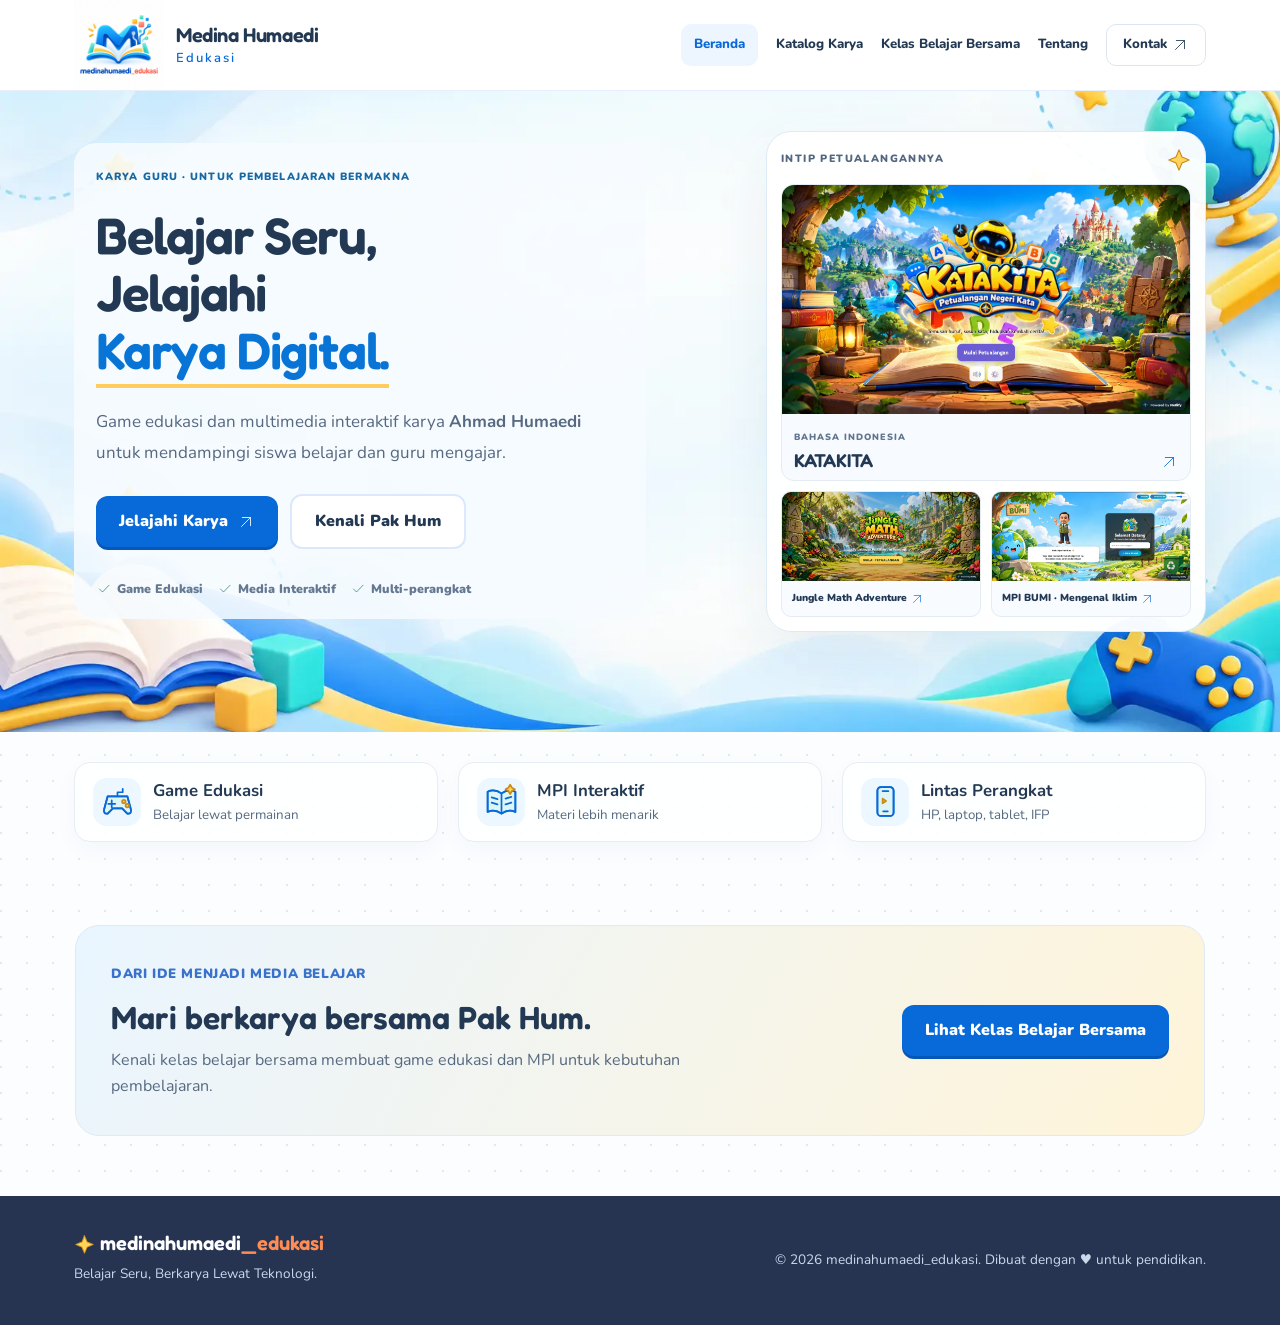
<file: index.html>
<!DOCTYPE html>
<html lang="id">
<head>
  <meta charset="UTF-8"><meta name="viewport" content="width=device-width, initial-scale=1">
  <meta name="theme-color" content="#4f8dfd">
  <meta name="description" content="Portofolio karya Ahmad Humaedi, guru SDN Pangadegan II: game edukasi dan multimedia pembelajaran interaktif untuk belajar bersama.">
  <title>Beranda | Medina Humaedi Edukasi</title>
  <link rel="preconnect" href="https://fonts.googleapis.com"><link rel="preconnect" href="https://fonts.gstatic.com" crossorigin>
  <link href="https://fonts.googleapis.com/css2?family=Fredoka:wght@400;500;600;700&family=Nunito:wght@400;500;600;700;800&display=swap" rel="stylesheet">
  <link rel="icon" type="image/png" sizes="200x200" href="assets/logo/favicon.png">
  <link rel="apple-touch-icon" href="assets/logo/favicon.png">
  <link rel="preload" as="image" href="assets/images/background/background-utama.webp">
  <link rel="stylesheet" href="assets/css/style.css">
  
<script defer src="assets/js/common.js"></script></head>
<body class="home-page">
  <a class="skip" href="#main">Lewati ke konten</a>
  <header class="header" id="atas"><div class="container nav">
    <a class="brand" href="index.html" aria-label="Medina Humaedi Edukasi, ke beranda">
      <img class="brand-logo" src="assets/logo/logo-utama.png" alt="" width="200" height="200">
      <span class="brand-name">Medina Humaedi<small>Edukasi</small></span>
    </a>
    <button class="menu-toggle" id="menuToggle" aria-label="Buka menu" aria-expanded="false" aria-controls="navLinks"><svg class="ui-icon icon-menu" viewBox="0 0 64 64" aria-hidden="true" focusable="false"><path d="M10 16h44M10 32h44M10 48h44"/></svg></button>
    <nav class="links" id="navLinks" aria-label="Navigasi utama"><a href="index.html" aria-current="page">Beranda</a><a href="katalog.html">Katalog Karya</a><a href="kelas.html">Kelas Belajar Bersama</a><a href="tentang.html">Tentang</a><a href="kontak.html" class="nav-cta">Kontak <svg class="ui-icon icon-arrow" viewBox="0 0 64 64" aria-hidden="true" focusable="false"><path d="M16 48 48 16M19 16h29v29"/></svg></a></nav>
  </div></header>
  <main id="main"><section id="beranda" class="hero"><div class="container hero-grid"><div class="hero-copy">
    <span class="eyebrow">KARYA GURU · UNTUK PEMBELAJARAN BERMAKNA</span>
    <h1>Belajar Seru,<br>Jelajahi<br><span class="highlight">Karya Digital.</span></h1>
    <p>Game edukasi dan multimedia interaktif karya <strong>Ahmad Humaedi</strong> untuk mendampingi siswa belajar dan guru mengajar.</p>
    <div class="hero-actions"><a href="katalog.html" class="button primary">Jelajahi Karya <svg class="ui-icon icon-arrow" viewBox="0 0 64 64" aria-hidden="true" focusable="false"><path d="M16 48 48 16M19 16h29v29"/></svg></a><a href="tentang.html" class="button secondary">Kenali Pak Hum</a></div>
    <div class="hero-meta"><span><svg class="ui-icon icon-check" viewBox="0 0 64 64" aria-hidden="true" focusable="false"><path d="m14 32 12 12 26-27"/></svg> Game Edukasi</span><span><svg class="ui-icon icon-check" viewBox="0 0 64 64" aria-hidden="true" focusable="false"><path d="m14 32 12 12 26-27"/></svg> Media Interaktif</span><span><svg class="ui-icon icon-check" viewBox="0 0 64 64" aria-hidden="true" focusable="false"><path d="m14 32 12 12 26-27"/></svg> Multi-perangkat</span></div>
  </div><div class="hero-showcase" aria-label="Pilihan karya Pak Hum"><div class="showcase-heading"><span>INTIP PETUALANGANNYA</span><span aria-hidden="true"><svg class="ui-icon icon-spark" viewBox="0 0 64 64" aria-hidden="true" focusable="false"><path class="icon-accent" d="m32 5 8 19 19 8-19 8-8 19-8-19-19-8 19-8z"/></svg></span></div><a class="showcase-main" href="https://katakita-medinahumaedi.netlify.app/" target="_blank" rel="noopener noreferrer" aria-label="Mainkan KATAKITA di tab baru"><img src="assets/images/karya/katakita.webp" width="1535" height="862" alt="KATAKITA: Petualangan Negeri Kata" fetchpriority="high"><div><span>BAHASA INDONESIA</span><strong>KATAKITA <i aria-hidden="true"><svg class="ui-icon icon-arrow" viewBox="0 0 64 64" aria-hidden="true" focusable="false"><path d="M16 48 48 16M19 16h29v29"/></svg></i></strong></div></a><div class="showcase-pair"><a href="https://medinahumaedigameedukasikalibagi.netlify.app/" target="_blank" rel="noopener noreferrer" aria-label="Mainkan Jungle Math Adventure di tab baru"><img src="assets/images/karya/junggel.webp" width="1535" height="692" alt="Sampul Jungle Math Adventure"><span>Jungle Math Adventure <svg class="ui-icon icon-arrow" viewBox="0 0 64 64" aria-hidden="true" focusable="false"><path d="M16 48 48 16M19 16h29v29"/></svg></span></a><a href="https://medinahumaediiklim.netlify.app/" target="_blank" rel="noopener noreferrer" aria-label="Buka MPI BUMI di tab baru"><img src="assets/images/karya/iklim.webp" width="1535" height="695" alt="Sampul MPI BUMI"><span>MPI BUMI · Mengenal Iklim <svg class="ui-icon icon-arrow" viewBox="0 0 64 64" aria-hidden="true" focusable="false"><path d="M16 48 48 16M19 16h29v29"/></svg></span></a></div></div></div></section><section class="stats container" aria-label="Karakteristik karya"><div><span><svg class="ui-icon icon-game" viewBox="0 0 64 64" aria-hidden="true" focusable="false"><path class="icon-fill" d="M15 23h34l6 22q2 9-6 8l-9-9H24l-9 9q-8 1-6-8z"/><path d="M15 23h34l6 22q2 9-6 8l-9-9H24l-9 9q-8 1-6-8zM22 30v12m-6-6h12M32 23v-7h9v-6"/><circle class="icon-accent" cx="43" cy="32" r="3"/><circle class="icon-accent" cx="49" cy="39" r="3"/></svg></span><strong>Game Edukasi</strong><small>Belajar lewat permainan</small></div><div><span><svg class="ui-icon icon-book" viewBox="0 0 64 64" aria-hidden="true" focusable="false"><path class="icon-fill" d="M8 15q12-6 24 3 12-9 24-3v35q-12-6-24 3-12-9-24-3z"/><path d="M8 15q12-6 24 3 12-9 24-3v35q-12-6-24 3-12-9-24-3zM32 18v35M15 25l10 3m-10 6 10 3m14-10 10-3m-10 13 10-3"/><path class="icon-accent" d="m44 8 3-5 3 5 5 3-5 3-3 5-3-5-5-3z"/></svg></span><strong>MPI Interaktif</strong><small>Materi lebih menarik</small></div><div><span><svg class="ui-icon icon-phone" viewBox="0 0 64 64" aria-hidden="true" focusable="false"><rect class="icon-fill" x="18" y="7" width="28" height="50" rx="6"/><rect x="18" y="7" width="28" height="50" rx="6"/><path d="M27 14h10m-9 35h8"/><path class="icon-accent" d="m27 27 6 4-6 4z"/></svg></span><strong>Lintas Perangkat</strong><small>HP, laptop, tablet, IFP</small></div></section><section class="section home-class"><div class="container home-class-panel"><div><span class="section-kicker">DARI IDE MENJADI MEDIA BELAJAR</span><h2>Mari berkarya bersama Pak Hum.</h2><p>Kenali kelas belajar bersama membuat game edukasi dan MPI untuk kebutuhan pembelajaran.</p></div><a class="button primary" href="kelas.html">Lihat Kelas Belajar Bersama</a></div></section></main><footer class="footer"><div class="container footer-inner"><div><strong><svg class="ui-icon icon-spark" viewBox="0 0 64 64" aria-hidden="true" focusable="false"><path class="icon-accent" d="m32 5 8 19 19 8-19 8-8 19-8-19-19-8 19-8z"/></svg> medinahumaedi<span>_edukasi</span></strong><p>Belajar Seru, Berkarya Lewat Teknologi.</p></div><p>© <span id="year"></span> medinahumaedi_edukasi. Dibuat dengan ♥ untuk pendidikan.</p></div></footer>
  </body></html>
</file>
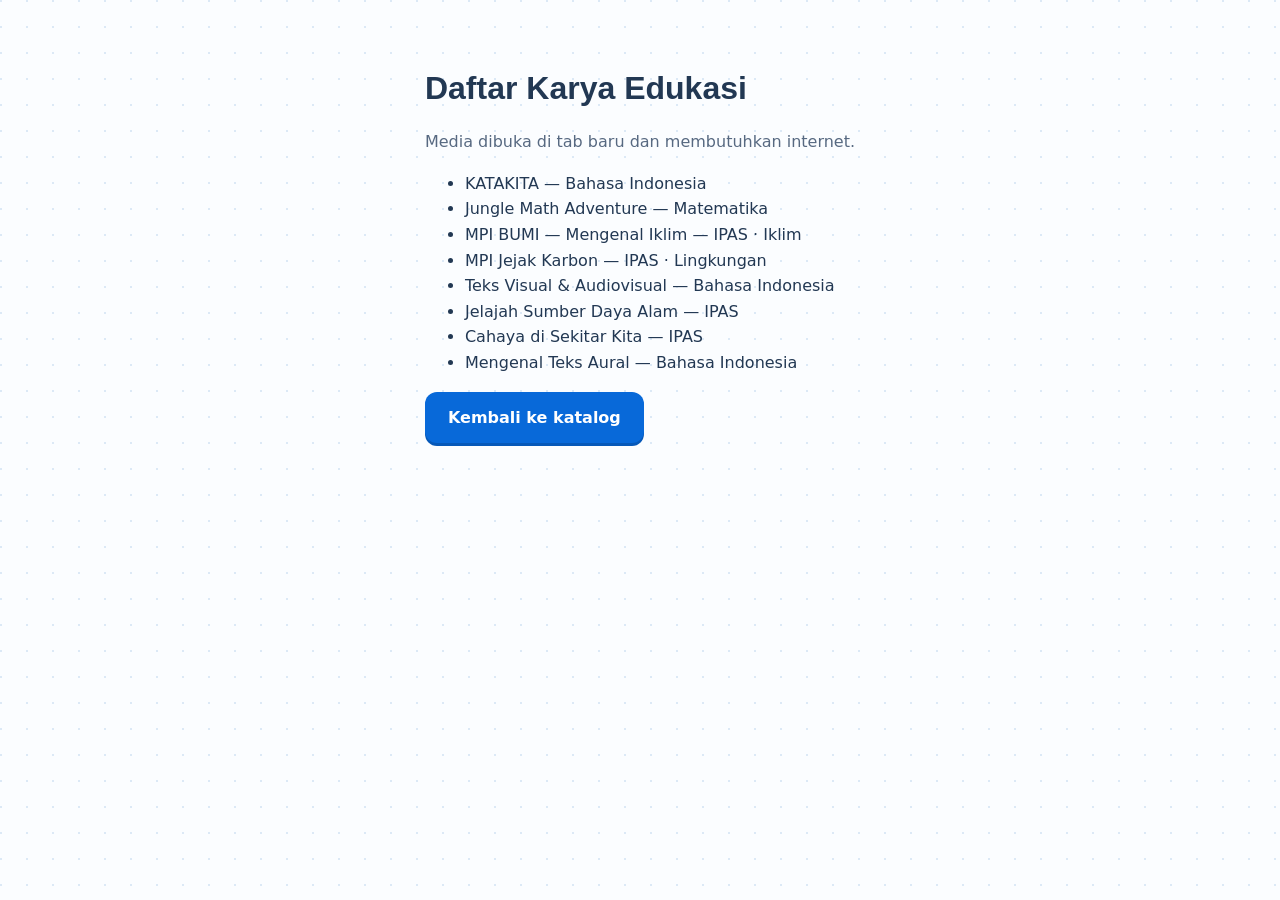
<file: daftar-karya.html>
<!doctype html><html lang="id"><head><meta charset="utf-8"><meta name="viewport" content="width=device-width,initial-scale=1"><title>Daftar Karya — Medina Humaedi Edukasi</title><link rel="stylesheet" href="assets/css/style.css"></head><body><main class="container section"><h1>Daftar Karya Edukasi</h1><p>Media dibuka di tab baru dan membutuhkan internet.</p><ul><li><a href="https://katakita-medinahumaedi.netlify.app/" target="_blank" rel="noopener noreferrer">KATAKITA</a> — Bahasa Indonesia</li><li><a href="https://medinahumaedigameedukasikalibagi.netlify.app/" target="_blank" rel="noopener noreferrer">Jungle Math Adventure</a> — Matematika</li><li><a href="https://medinahumaediiklim.netlify.app/" target="_blank" rel="noopener noreferrer">MPI BUMI — Mengenal Iklim</a> — IPAS · Iklim</li><li><a href="https://jejak-karbon-medinahumaedi.netlify.app/" target="_blank" rel="noopener noreferrer">MPI Jejak Karbon</a> — IPAS · Lingkungan</li><li><a href="https://teskvisualdanaudiovisual.netlify.app/" target="_blank" rel="noopener noreferrer">Teks Visual &amp; Audiovisual</a> — Bahasa Indonesia</li><li><a href="https://sdamedinahumaedi.netlify.app/" target="_blank" rel="noopener noreferrer">Jelajah Sumber Daya Alam</a> — IPAS</li><li><a href="https://medinahumaedisifatcahaya.netlify.app/" target="_blank" rel="noopener noreferrer">Cahaya di Sekitar Kita</a> — IPAS</li><li><a href="https://medinahumaediteksaural.netlify.app/" target="_blank" rel="noopener noreferrer">Mengenal Teks Aural</a> — Bahasa Indonesia</li></ul><a class="button primary" href="katalog.html">Kembali ke katalog</a></main></body></html>
</file>
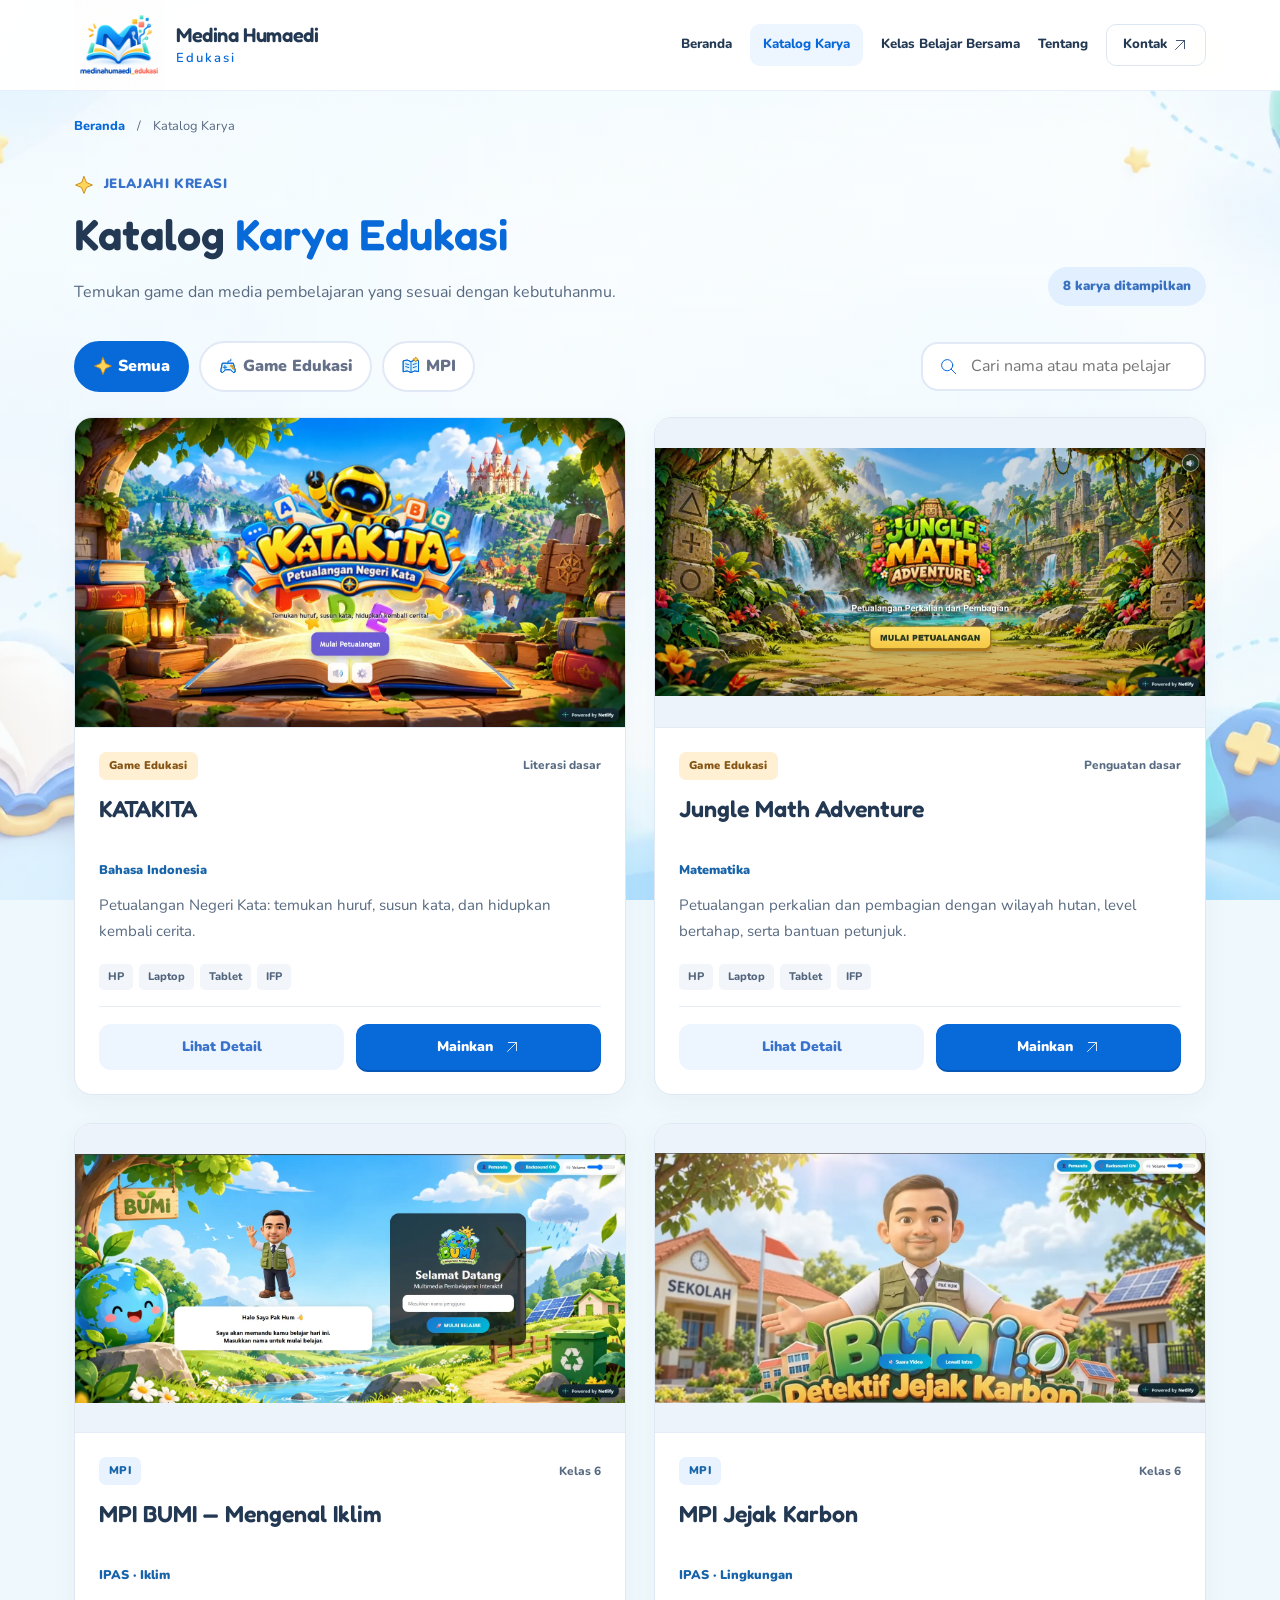
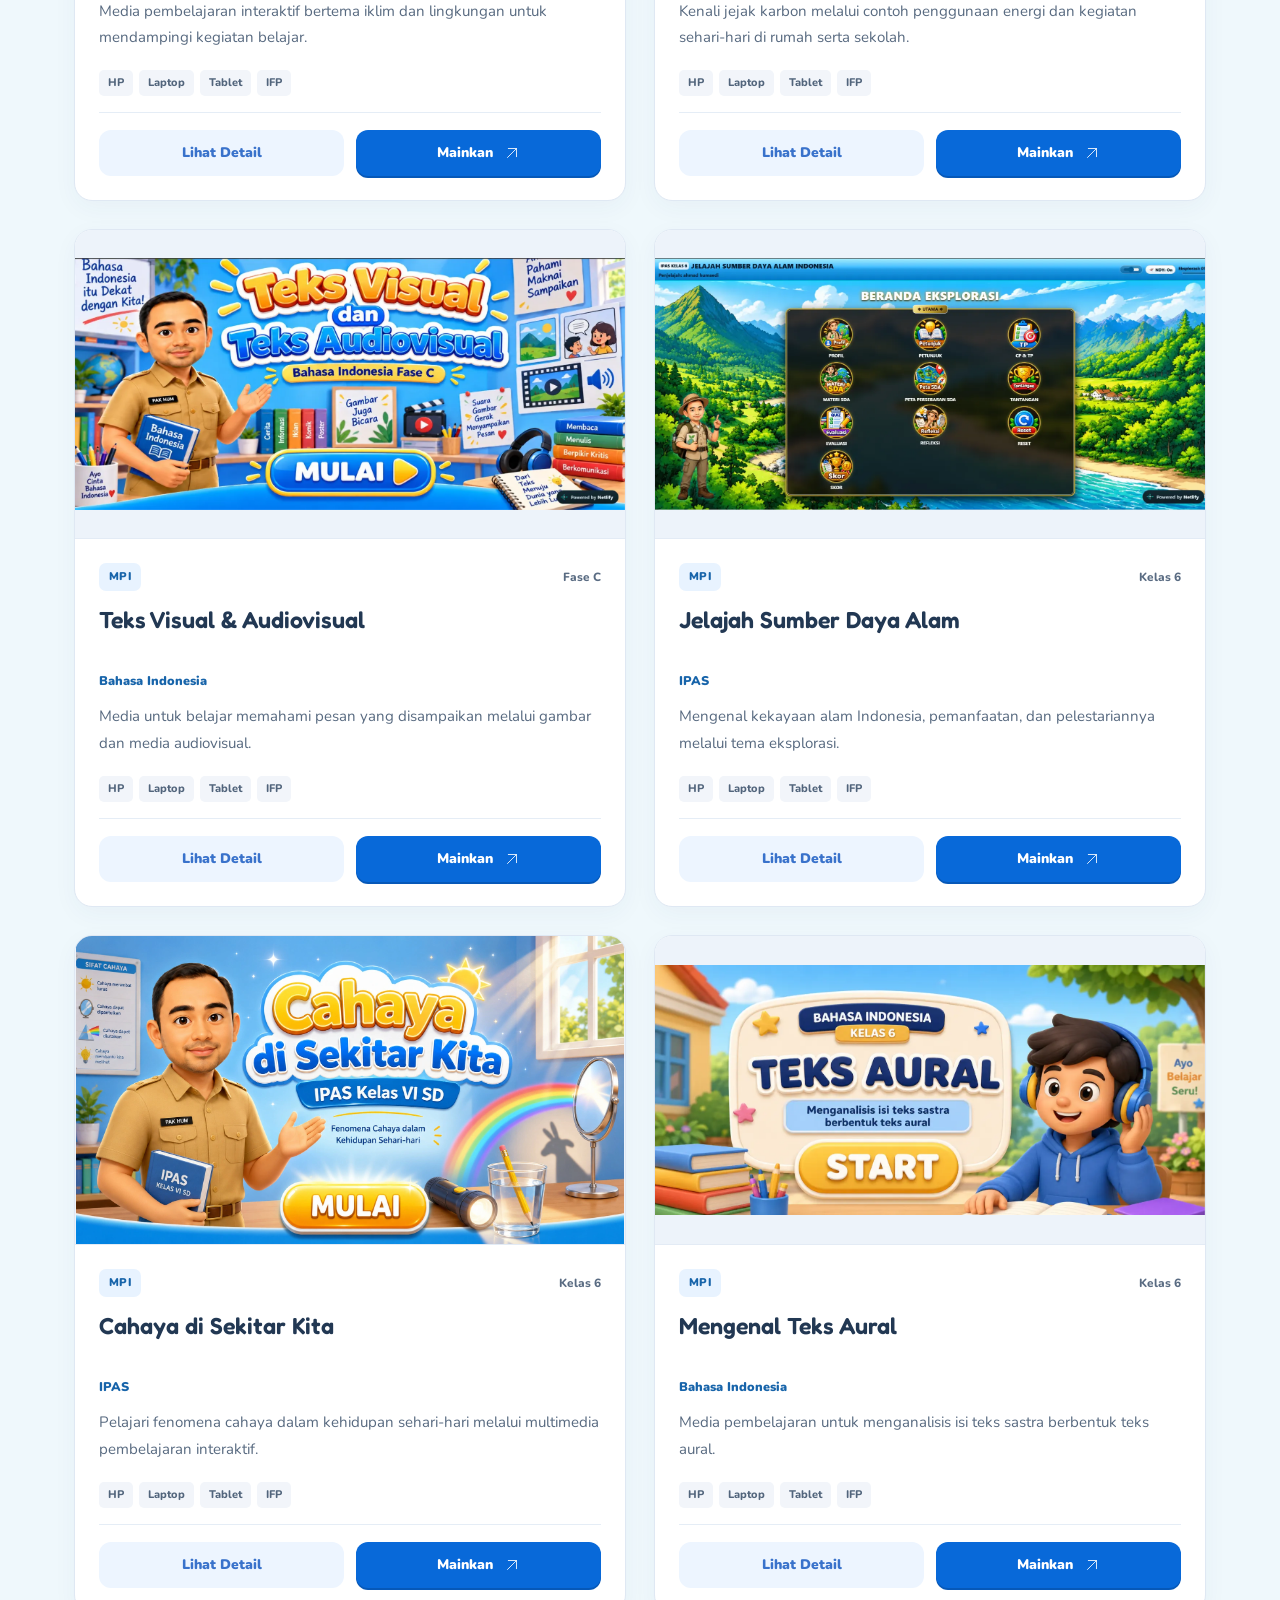
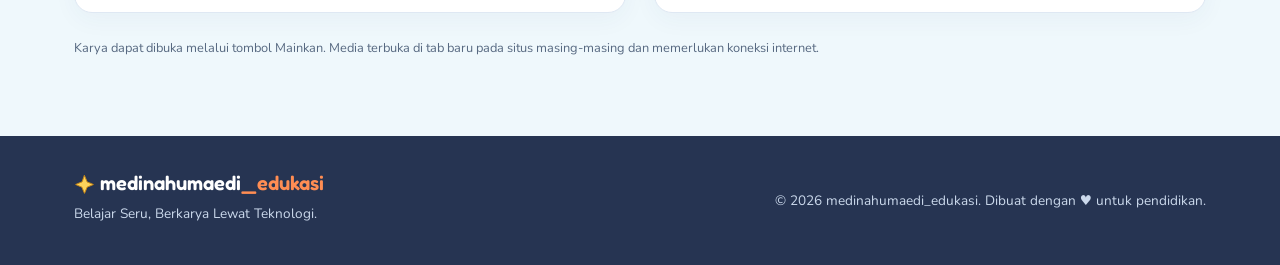
<file: katalog.html>
<!DOCTYPE html>
<html lang="id">
<head>
  <meta charset="UTF-8"><meta name="viewport" content="width=device-width, initial-scale=1">
  <meta name="theme-color" content="#4f8dfd">
  <meta name="description" content="Portofolio karya Ahmad Humaedi, guru SDN Pangadegan II: game edukasi dan multimedia pembelajaran interaktif untuk belajar bersama.">
  <title>Katalog Karya | Medina Humaedi Edukasi</title>
  <link rel="preconnect" href="https://fonts.googleapis.com"><link rel="preconnect" href="https://fonts.gstatic.com" crossorigin>
  <link href="https://fonts.googleapis.com/css2?family=Fredoka:wght@400;500;600;700&family=Nunito:wght@400;500;600;700;800&display=swap" rel="stylesheet">
  <link rel="icon" type="image/png" sizes="200x200" href="assets/logo/favicon.png">
  <link rel="apple-touch-icon" href="assets/logo/favicon.png">
  
  <link rel="stylesheet" href="assets/css/style.css">
  
<script defer src="assets/js/common.js"></script><script defer src="assets/js/projects.js"></script><script defer src="assets/js/script.js"></script></head>
<body class="inner-page">
  <a class="skip" href="#main">Lewati ke konten</a>
  <header class="header" id="atas"><div class="container nav">
    <a class="brand" href="index.html" aria-label="Medina Humaedi Edukasi, ke beranda">
      <img class="brand-logo" src="assets/logo/logo-utama.png" alt="" width="200" height="200">
      <span class="brand-name">Medina Humaedi<small>Edukasi</small></span>
    </a>
    <button class="menu-toggle" id="menuToggle" aria-label="Buka menu" aria-expanded="false" aria-controls="navLinks"><svg class="ui-icon icon-menu" viewBox="0 0 64 64" aria-hidden="true" focusable="false"><path d="M10 16h44M10 32h44M10 48h44"/></svg></button>
    <nav class="links" id="navLinks" aria-label="Navigasi utama"><a href="index.html">Beranda</a><a href="katalog.html" aria-current="page">Katalog Karya</a><a href="kelas.html">Kelas Belajar Bersama</a><a href="tentang.html">Tentang</a><a href="kontak.html" class="nav-cta">Kontak <svg class="ui-icon icon-arrow" viewBox="0 0 64 64" aria-hidden="true" focusable="false"><path d="M16 48 48 16M19 16h29v29"/></svg></a></nav>
  </div></header>
  <main id="main"><div class="container breadcrumb"><a href="index.html">Beranda</a><span aria-hidden="true">/</span><span>Katalog Karya</span></div><section id="karya" class="section catalog"><div class="container"><div class="section-head"><div><span class="section-kicker"><svg class="ui-icon icon-spark" viewBox="0 0 64 64" aria-hidden="true" focusable="false"><path class="icon-accent" d="m32 5 8 19 19 8-19 8-8 19-8-19-19-8 19-8z"/></svg> JELAJAHI KREASI</span><h1 class="page-title">Katalog <span class="accent">Karya Edukasi</span></h1><p>Temukan game dan media pembelajaran yang sesuai dengan kebutuhanmu.</p></div><span id="resultCount" class="count" aria-live="polite"></span></div>
    <div class="toolbar"><div class="filters" role="group" aria-label="Filter kategori"><button type="button" class="filter active" data-category="semua" aria-pressed="true"><svg class="ui-icon icon-spark" viewBox="0 0 64 64" aria-hidden="true" focusable="false"><path class="icon-accent" d="m32 5 8 19 19 8-19 8-8 19-8-19-19-8 19-8z"/></svg> Semua</button><button type="button" class="filter" data-category="game" aria-pressed="false"><svg class="ui-icon icon-game" viewBox="0 0 64 64" aria-hidden="true" focusable="false"><path class="icon-fill" d="M15 23h34l6 22q2 9-6 8l-9-9H24l-9 9q-8 1-6-8z"/><path d="M15 23h34l6 22q2 9-6 8l-9-9H24l-9 9q-8 1-6-8zM22 30v12m-6-6h12M32 23v-7h9v-6"/><circle class="icon-accent" cx="43" cy="32" r="3"/><circle class="icon-accent" cx="49" cy="39" r="3"/></svg> Game Edukasi</button><button type="button" class="filter" data-category="mpi" aria-pressed="false"><svg class="ui-icon icon-book" viewBox="0 0 64 64" aria-hidden="true" focusable="false"><path class="icon-fill" d="M8 15q12-6 24 3 12-9 24-3v35q-12-6-24 3-12-9-24-3z"/><path d="M8 15q12-6 24 3 12-9 24-3v35q-12-6-24 3-12-9-24-3zM32 18v35M15 25l10 3m-10 6 10 3m14-10 10-3m-10 13 10-3"/><path class="icon-accent" d="m44 8 3-5 3 5 5 3-5 3-3 5-3-5-5-3z"/></svg> MPI</button></div><label class="search-box"><span class="sr-only">Cari karya</span><span aria-hidden="true"><svg class="ui-icon icon-search" viewBox="0 0 64 64" aria-hidden="true" focusable="false"><circle cx="28" cy="28" r="17"/><path d="m40 40 14 14"/></svg></span><input type="search" id="searchInput" placeholder="Cari nama atau mata pelajaran..." autocomplete="off"></label></div>
    <div id="projectsGrid" class="project-grid"></div><noscript><p>Aktifkan JavaScript untuk menggunakan katalog interaktif, atau buka <a href="daftar-karya.html">daftar tautan karya</a>.</p></noscript><div id="noResults" class="empty" hidden>Tidak ada karya yang cocok. Coba kata kunci lain.</div>
    <p class="catalog-note">Karya dapat dibuka melalui tombol Mainkan. Media terbuka di tab baru pada situs masing-masing dan memerlukan koneksi internet.</p>
  </div></section></main><footer class="footer"><div class="container footer-inner"><div><strong><svg class="ui-icon icon-spark" viewBox="0 0 64 64" aria-hidden="true" focusable="false"><path class="icon-accent" d="m32 5 8 19 19 8-19 8-8 19-8-19-19-8 19-8z"/></svg> medinahumaedi<span>_edukasi</span></strong><p>Belajar Seru, Berkarya Lewat Teknologi.</p></div><p>© <span id="year"></span> medinahumaedi_edukasi. Dibuat dengan ♥ untuk pendidikan.</p></div></footer>
  <dialog id="projectDialog" class="project-dialog" aria-labelledby="dialogTitle"><button id="closeDialog" class="dialog-close" aria-label="Tutup detail"><svg class="ui-icon icon-close" viewBox="0 0 64 64" aria-hidden="true" focusable="false"><path d="m17 17 30 30m0-30L17 47"/></svg></button><div id="dialogContent"></div></dialog>
</body></html>
</file>
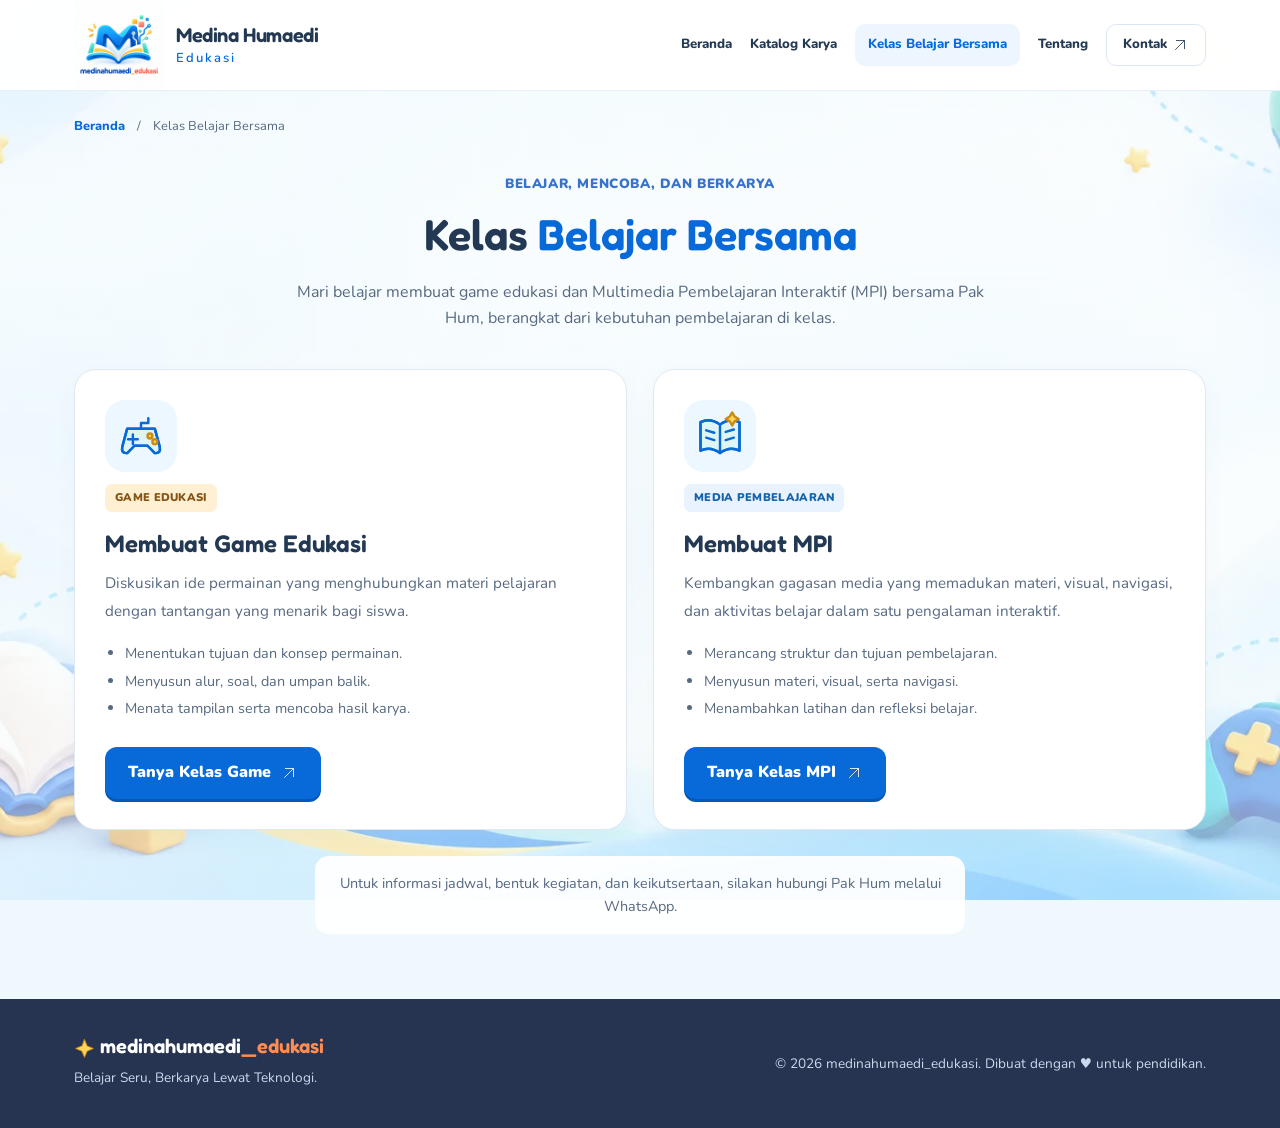
<file: kelas.html>
<!DOCTYPE html>
<html lang="id">
<head>
  <meta charset="UTF-8"><meta name="viewport" content="width=device-width, initial-scale=1">
  <meta name="theme-color" content="#4f8dfd">
  <meta name="description" content="Portofolio karya Ahmad Humaedi, guru SDN Pangadegan II: game edukasi dan multimedia pembelajaran interaktif untuk belajar bersama.">
  <title>Kelas Belajar Bersama | Medina Humaedi Edukasi</title>
  <link rel="preconnect" href="https://fonts.googleapis.com"><link rel="preconnect" href="https://fonts.gstatic.com" crossorigin>
  <link href="https://fonts.googleapis.com/css2?family=Fredoka:wght@400;500;600;700&family=Nunito:wght@400;500;600;700;800&display=swap" rel="stylesheet">
  <link rel="icon" type="image/png" sizes="200x200" href="assets/logo/favicon.png">
  <link rel="apple-touch-icon" href="assets/logo/favicon.png">
  
  <link rel="stylesheet" href="assets/css/style.css">
  
<script defer src="assets/js/common.js"></script></head>
<body class="inner-page">
  <a class="skip" href="#main">Lewati ke konten</a>
  <header class="header" id="atas"><div class="container nav">
    <a class="brand" href="index.html" aria-label="Medina Humaedi Edukasi, ke beranda">
      <img class="brand-logo" src="assets/logo/logo-utama.png" alt="" width="200" height="200">
      <span class="brand-name">Medina Humaedi<small>Edukasi</small></span>
    </a>
    <button class="menu-toggle" id="menuToggle" aria-label="Buka menu" aria-expanded="false" aria-controls="navLinks"><svg class="ui-icon icon-menu" viewBox="0 0 64 64" aria-hidden="true" focusable="false"><path d="M10 16h44M10 32h44M10 48h44"/></svg></button>
    <nav class="links" id="navLinks" aria-label="Navigasi utama"><a href="index.html">Beranda</a><a href="katalog.html">Katalog Karya</a><a href="kelas.html" aria-current="page">Kelas Belajar Bersama</a><a href="tentang.html">Tentang</a><a href="kontak.html" class="nav-cta">Kontak <svg class="ui-icon icon-arrow" viewBox="0 0 64 64" aria-hidden="true" focusable="false"><path d="M16 48 48 16M19 16h29v29"/></svg></a></nav>
  </div></header>
  <main id="main"><div class="container breadcrumb"><a href="index.html">Beranda</a><span aria-hidden="true">/</span><span>Kelas Belajar Bersama</span></div><section id="kelas" class="section learning-class" aria-labelledby="class-title"><div class="container"><div class="center-head"><span class="section-kicker">BELAJAR, MENCOBA, DAN BERKARYA</span><h1 class="page-title" id="class-title">Kelas <span class="accent">Belajar Bersama</span></h1><p>Mari belajar membuat game edukasi dan Multimedia Pembelajaran Interaktif (MPI) bersama Pak Hum, berangkat dari kebutuhan pembelajaran di kelas.</p></div><div class="class-grid"><article class="class-card"><span class="class-icon" aria-hidden="true"><svg class="ui-icon icon-game" viewBox="0 0 64 64" aria-hidden="true" focusable="false"><path class="icon-fill" d="M15 23h34l6 22q2 9-6 8l-9-9H24l-9 9q-8 1-6-8z"/><path d="M15 23h34l6 22q2 9-6 8l-9-9H24l-9 9q-8 1-6-8zM22 30v12m-6-6h12M32 23v-7h9v-6"/><circle class="icon-accent" cx="43" cy="32" r="3"/><circle class="icon-accent" cx="49" cy="39" r="3"/></svg></span><span class="category-label label-game">GAME EDUKASI</span><h3>Membuat Game Edukasi</h3><p>Diskusikan ide permainan yang menghubungkan materi pelajaran dengan tantangan yang menarik bagi siswa.</p><ul><li>Menentukan tujuan dan konsep permainan.</li><li>Menyusun alur, soal, dan umpan balik.</li><li>Menata tampilan serta mencoba hasil karya.</li></ul><a class="button primary" href="https://wa.me/6281586769987?text=Halo%20Pak%20Hum%2C%20saya%20tertarik%20dengan%20kelas%20belajar%20bersama%20membuat%20game%20edukasi.%20Boleh%20meminta%20informasi%20lebih%20lanjut%3F" target="_blank" rel="noopener noreferrer">Tanya Kelas Game <svg class="ui-icon icon-arrow" viewBox="0 0 64 64" aria-hidden="true" focusable="false"><path d="M16 48 48 16M19 16h29v29"/></svg></a></article><article class="class-card"><span class="class-icon" aria-hidden="true"><svg class="ui-icon icon-book" viewBox="0 0 64 64" aria-hidden="true" focusable="false"><path class="icon-fill" d="M8 15q12-6 24 3 12-9 24-3v35q-12-6-24 3-12-9-24-3z"/><path d="M8 15q12-6 24 3 12-9 24-3v35q-12-6-24 3-12-9-24-3zM32 18v35M15 25l10 3m-10 6 10 3m14-10 10-3m-10 13 10-3"/><path class="icon-accent" d="m44 8 3-5 3 5 5 3-5 3-3 5-3-5-5-3z"/></svg></span><span class="category-label label-mpi">MEDIA PEMBELAJARAN</span><h3>Membuat MPI</h3><p>Kembangkan gagasan media yang memadukan materi, visual, navigasi, dan aktivitas belajar dalam satu pengalaman interaktif.</p><ul><li>Merancang struktur dan tujuan pembelajaran.</li><li>Menyusun materi, visual, serta navigasi.</li><li>Menambahkan latihan dan refleksi belajar.</li></ul><a class="button primary" href="https://wa.me/6281586769987?text=Halo%20Pak%20Hum%2C%20saya%20tertarik%20dengan%20kelas%20belajar%20bersama%20membuat%20MPI.%20Boleh%20meminta%20informasi%20lebih%20lanjut%3F" target="_blank" rel="noopener noreferrer">Tanya Kelas MPI <svg class="ui-icon icon-arrow" viewBox="0 0 64 64" aria-hidden="true" focusable="false"><path d="M16 48 48 16M19 16h29v29"/></svg></a></article></div><p class="class-note">Untuk informasi jadwal, bentuk kegiatan, dan keikutsertaan, silakan hubungi Pak Hum melalui WhatsApp.</p></div></section></main><footer class="footer"><div class="container footer-inner"><div><strong><svg class="ui-icon icon-spark" viewBox="0 0 64 64" aria-hidden="true" focusable="false"><path class="icon-accent" d="m32 5 8 19 19 8-19 8-8 19-8-19-19-8 19-8z"/></svg> medinahumaedi<span>_edukasi</span></strong><p>Belajar Seru, Berkarya Lewat Teknologi.</p></div><p>© <span id="year"></span> medinahumaedi_edukasi. Dibuat dengan ♥ untuk pendidikan.</p></div></footer>
  </body></html>
</file>
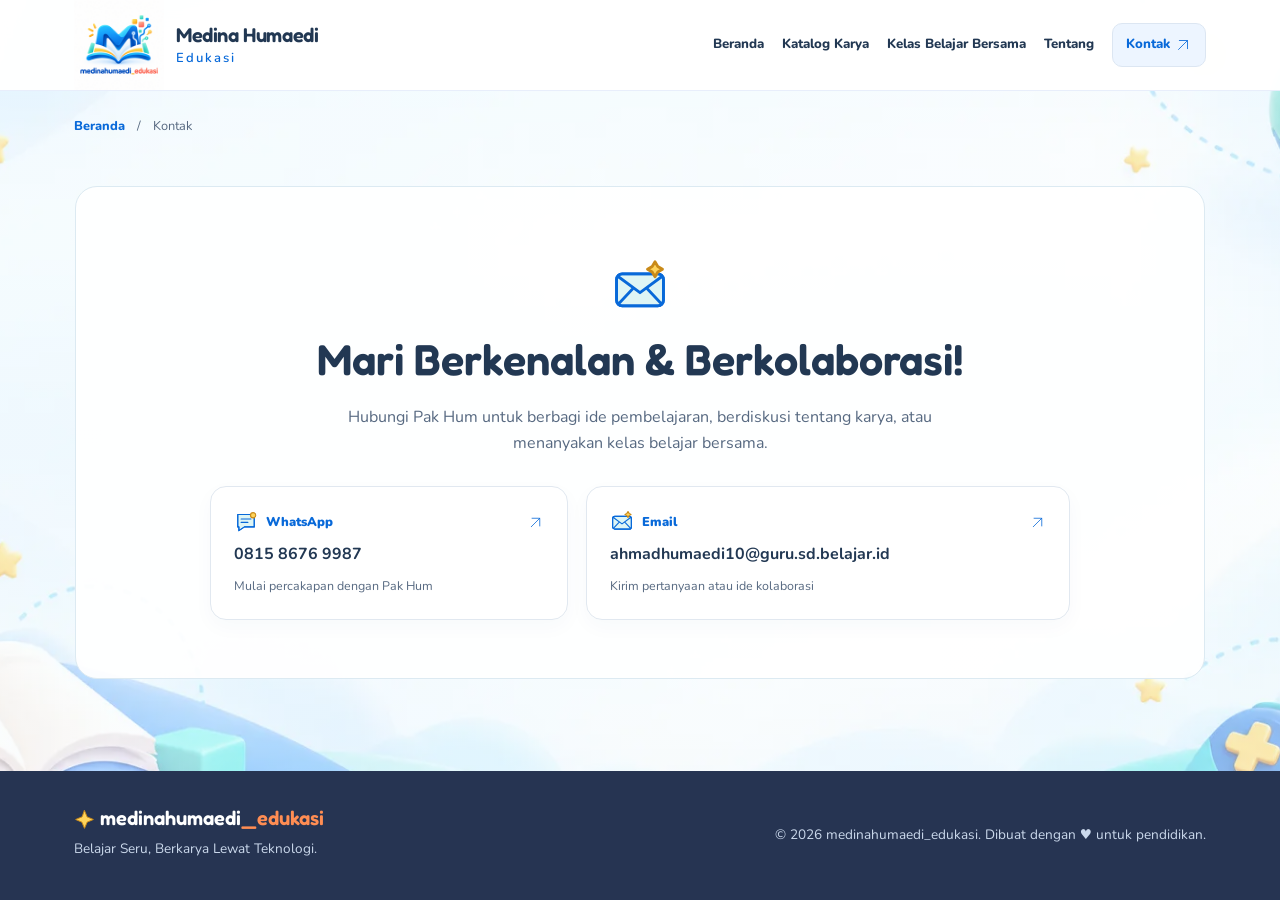
<file: kontak.html>
<!DOCTYPE html>
<html lang="id">
<head>
  <meta charset="UTF-8"><meta name="viewport" content="width=device-width, initial-scale=1">
  <meta name="theme-color" content="#4f8dfd">
  <meta name="description" content="Portofolio karya Ahmad Humaedi, guru SDN Pangadegan II: game edukasi dan multimedia pembelajaran interaktif untuk belajar bersama.">
  <title>Kontak | Medina Humaedi Edukasi</title>
  <link rel="preconnect" href="https://fonts.googleapis.com"><link rel="preconnect" href="https://fonts.gstatic.com" crossorigin>
  <link href="https://fonts.googleapis.com/css2?family=Fredoka:wght@400;500;600;700&family=Nunito:wght@400;500;600;700;800&display=swap" rel="stylesheet">
  <link rel="icon" type="image/png" sizes="200x200" href="assets/logo/favicon.png">
  <link rel="apple-touch-icon" href="assets/logo/favicon.png">
  
  <link rel="stylesheet" href="assets/css/style.css">
  
<script defer src="assets/js/common.js"></script></head>
<body class="inner-page">
  <a class="skip" href="#main">Lewati ke konten</a>
  <header class="header" id="atas"><div class="container nav">
    <a class="brand" href="index.html" aria-label="Medina Humaedi Edukasi, ke beranda">
      <img class="brand-logo" src="assets/logo/logo-utama.png" alt="" width="200" height="200">
      <span class="brand-name">Medina Humaedi<small>Edukasi</small></span>
    </a>
    <button class="menu-toggle" id="menuToggle" aria-label="Buka menu" aria-expanded="false" aria-controls="navLinks"><svg class="ui-icon icon-menu" viewBox="0 0 64 64" aria-hidden="true" focusable="false"><path d="M10 16h44M10 32h44M10 48h44"/></svg></button>
    <nav class="links" id="navLinks" aria-label="Navigasi utama"><a href="index.html">Beranda</a><a href="katalog.html">Katalog Karya</a><a href="kelas.html">Kelas Belajar Bersama</a><a href="tentang.html">Tentang</a><a href="kontak.html" aria-current="page" class="nav-cta">Kontak <svg class="ui-icon icon-arrow" viewBox="0 0 64 64" aria-hidden="true" focusable="false"><path d="M16 48 48 16M19 16h29v29"/></svg></a></nav>
  </div></header>
  <main id="main"><div class="container breadcrumb"><a href="index.html">Beranda</a><span aria-hidden="true">/</span><span>Kontak</span></div><section id="kontak" class="section contact"><div class="container contact-box"><span aria-hidden="true"><svg class="ui-icon icon-mail" viewBox="0 0 64 64" aria-hidden="true" focusable="false"><rect class="icon-fill" x="7" y="17" width="50" height="34" rx="6"/><rect x="7" y="17" width="50" height="34" rx="6"/><path d="m9 20 23 17 23-17M9 49l15-16m31 16L40 33"/><path class="icon-accent" d="m45 9 3-5 3 5 5 3-5 3-3 5-3-5-5-3z"/></svg></span><h1 class="page-title">Mari Berkenalan & Berkolaborasi!</h1><p>Hubungi Pak Hum untuk berbagi ide pembelajaran, berdiskusi tentang karya, atau menanyakan kelas belajar bersama.</p><div class="contact-channels"><a class="contact-channel" href="https://wa.me/6281586769987" target="_blank" rel="noopener noreferrer"><span class="contact-label"><svg class="ui-icon icon-chat" viewBox="0 0 64 64" aria-hidden="true" focusable="false"><path class="icon-fill" d="M10 12h44v33H28L13 55V45h-3z"/><path d="M10 12h44v33H28L13 55V45h-3zM19 24h26M19 33h18"/><circle class="icon-accent" cx="51" cy="14" r="7"/></svg>WhatsApp <svg class="ui-icon icon-arrow" viewBox="0 0 64 64" aria-hidden="true" focusable="false"><path d="M16 48 48 16M19 16h29v29"/></svg></span><strong>0815 8676 9987</strong><small>Mulai percakapan dengan Pak Hum</small></a><a class="contact-channel" href="mailto:ahmadhumaedi10@guru.sd.belajar.id"><span class="contact-label"><svg class="ui-icon icon-mail" viewBox="0 0 64 64" aria-hidden="true" focusable="false"><rect class="icon-fill" x="7" y="17" width="50" height="34" rx="6"/><rect x="7" y="17" width="50" height="34" rx="6"/><path d="m9 20 23 17 23-17M9 49l15-16m31 16L40 33"/><path class="icon-accent" d="m45 9 3-5 3 5 5 3-5 3-3 5-3-5-5-3z"/></svg>Email <svg class="ui-icon icon-arrow" viewBox="0 0 64 64" aria-hidden="true" focusable="false"><path d="M16 48 48 16M19 16h29v29"/></svg></span><strong>ahmadhumaedi10@guru.sd.belajar.id</strong><small>Kirim pertanyaan atau ide kolaborasi</small></a></div></div></section></main><footer class="footer"><div class="container footer-inner"><div><strong><svg class="ui-icon icon-spark" viewBox="0 0 64 64" aria-hidden="true" focusable="false"><path class="icon-accent" d="m32 5 8 19 19 8-19 8-8 19-8-19-19-8 19-8z"/></svg> medinahumaedi<span>_edukasi</span></strong><p>Belajar Seru, Berkarya Lewat Teknologi.</p></div><p>© <span id="year"></span> medinahumaedi_edukasi. Dibuat dengan ♥ untuk pendidikan.</p></div></footer>
  </body></html>
</file>
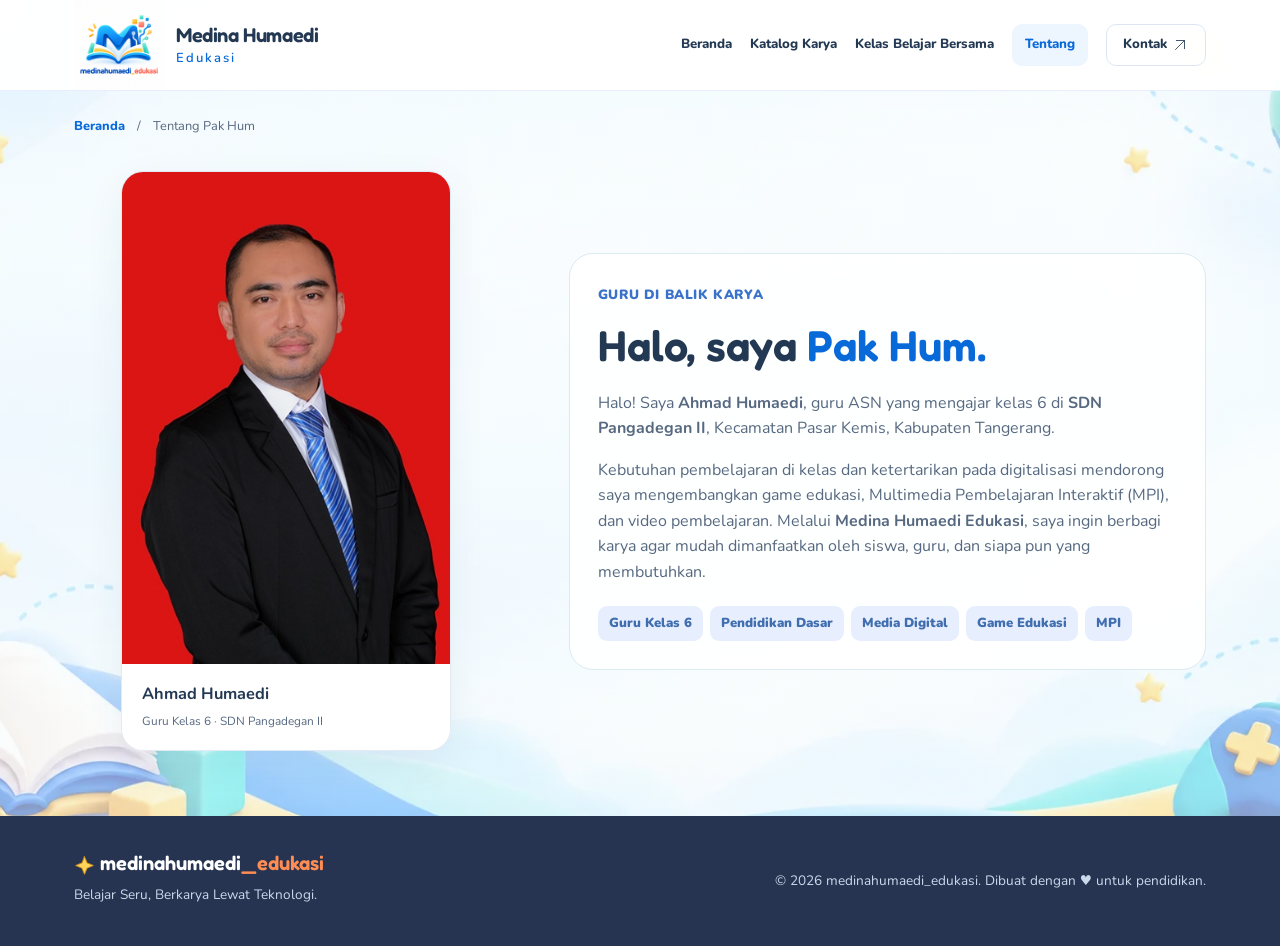
<file: tentang.html>
<!DOCTYPE html>
<html lang="id">
<head>
  <meta charset="UTF-8"><meta name="viewport" content="width=device-width, initial-scale=1">
  <meta name="theme-color" content="#4f8dfd">
  <meta name="description" content="Portofolio karya Ahmad Humaedi, guru SDN Pangadegan II: game edukasi dan multimedia pembelajaran interaktif untuk belajar bersama.">
  <title>Tentang Pak Hum | Medina Humaedi Edukasi</title>
  <link rel="preconnect" href="https://fonts.googleapis.com"><link rel="preconnect" href="https://fonts.gstatic.com" crossorigin>
  <link href="https://fonts.googleapis.com/css2?family=Fredoka:wght@400;500;600;700&family=Nunito:wght@400;500;600;700;800&display=swap" rel="stylesheet">
  <link rel="icon" type="image/png" sizes="200x200" href="assets/logo/favicon.png">
  <link rel="apple-touch-icon" href="assets/logo/favicon.png">
  
  <link rel="stylesheet" href="assets/css/style.css">
  
<script defer src="assets/js/common.js"></script></head>
<body class="inner-page">
  <a class="skip" href="#main">Lewati ke konten</a>
  <header class="header" id="atas"><div class="container nav">
    <a class="brand" href="index.html" aria-label="Medina Humaedi Edukasi, ke beranda">
      <img class="brand-logo" src="assets/logo/logo-utama.png" alt="" width="200" height="200">
      <span class="brand-name">Medina Humaedi<small>Edukasi</small></span>
    </a>
    <button class="menu-toggle" id="menuToggle" aria-label="Buka menu" aria-expanded="false" aria-controls="navLinks"><svg class="ui-icon icon-menu" viewBox="0 0 64 64" aria-hidden="true" focusable="false"><path d="M10 16h44M10 32h44M10 48h44"/></svg></button>
    <nav class="links" id="navLinks" aria-label="Navigasi utama"><a href="index.html">Beranda</a><a href="katalog.html">Katalog Karya</a><a href="kelas.html">Kelas Belajar Bersama</a><a href="tentang.html" aria-current="page">Tentang</a><a href="kontak.html" class="nav-cta">Kontak <svg class="ui-icon icon-arrow" viewBox="0 0 64 64" aria-hidden="true" focusable="false"><path d="M16 48 48 16M19 16h29v29"/></svg></a></nav>
  </div></header>
  <main id="main"><div class="container breadcrumb"><a href="index.html">Beranda</a><span aria-hidden="true">/</span><span>Tentang Pak Hum</span></div><section id="tentang" class="section about"><div class="container about-layout"><figure class="about-visual profile-visual"><img class="profile-photo" src="assets/images/profil/ahmad-humaedi.jpg" alt="Ahmad Humaedi, guru dan pengembang media pembelajaran" width="400" height="600" loading="lazy"><figcaption class="profile-caption"><strong>Ahmad Humaedi</strong><span>Guru Kelas 6 · SDN Pangadegan II</span></figcaption></figure><div class="about-copy"><span class="section-kicker">GURU DI BALIK KARYA</span><h1 class="page-title">Halo, saya <span class="accent">Pak Hum.</span></h1><p>Halo! Saya <strong>Ahmad Humaedi</strong>, guru ASN yang mengajar kelas 6 di <strong>SDN Pangadegan II</strong>, Kecamatan Pasar Kemis, Kabupaten Tangerang.</p><p>Kebutuhan pembelajaran di kelas dan ketertarikan pada digitalisasi mendorong saya mengembangkan game edukasi, Multimedia Pembelajaran Interaktif (MPI), dan video pembelajaran. Melalui <strong>Medina Humaedi Edukasi</strong>, saya ingin berbagi karya agar mudah dimanfaatkan oleh siswa, guru, dan siapa pun yang membutuhkan.</p><div class="chips"><span>Guru Kelas 6</span><span>Pendidikan Dasar</span><span>Media Digital</span><span>Game Edukasi</span><span>MPI</span></div></div></div></section></main><footer class="footer"><div class="container footer-inner"><div><strong><svg class="ui-icon icon-spark" viewBox="0 0 64 64" aria-hidden="true" focusable="false"><path class="icon-accent" d="m32 5 8 19 19 8-19 8-8 19-8-19-19-8 19-8z"/></svg> medinahumaedi<span>_edukasi</span></strong><p>Belajar Seru, Berkarya Lewat Teknologi.</p></div><p>© <span id="year"></span> medinahumaedi_edukasi. Dibuat dengan ♥ untuk pendidikan.</p></div></footer>
  </body></html>
</file>
<file: assets/css/style.css>
:root{--blue:#4f8dfd;--dark:#263452;--muted:#68758b;--yellow:#ffd54a;--mint:#62d2a2;--purple:#a78bfa;--orange:#ff9f68;--paper:#f7faff;--round:24px}*{box-sizing:border-box}html{scroll-behavior:smooth;scroll-padding-top:85px}body{margin:0;font-family:Nunito,system-ui,sans-serif;color:var(--dark);background:#fff;line-height:1.6}button,input{font:inherit}button{cursor:pointer}a{text-decoration:none;color:inherit}h1,h2,h3,p{margin-top:0}h1,h2,h3{font-family:Fredoka,Nunito,sans-serif;line-height:1.18;font-weight:600}h2{font-size:clamp(1.85rem,3.4vw,2.7rem)}h3{font-size:1.3rem}p{color:var(--muted)}.container{max-width:1180px;margin:auto;padding:0 24px}.skip{position:absolute;top:-60px;left:12px;background:#fff;padding:12px;z-index:99}.skip:focus{top:8px}.sr-only{position:absolute;width:1px;height:1px;overflow:hidden;clip:rect(0,0,0,0);white-space:nowrap}.header{position:sticky;top:0;background:rgba(255,255,255,.96);border-bottom:1px solid #e8eefb;backdrop-filter:blur(16px);z-index:20}.nav{min-height:78px;display:flex;align-items:center;justify-content:space-between;gap:20px}.brand{display:flex;align-items:center;gap:9px;font:600 clamp(1rem,2vw,1.25rem) Fredoka;letter-spacing:-.4px;white-space:nowrap}.brand-symbol{display:grid;place-items:center;background:var(--blue);color:white;width:42px;height:42px;border-radius:15px;font-size:26px;transform:rotate(-8deg)}.brand-accent,.footer strong span{color:#ff8d53}.links{display:flex;align-items:center;gap:26px;font-weight:800;font-size:.89rem}.links a:hover{color:var(--blue)}.links .nav-cta{background:var(--yellow);padding:10px 19px;border-radius:15px}.menu-toggle{display:none;background:#eef5ff;border:0;border-radius:12px;padding:5px 12px;font-size:1.6rem}.hero{background:linear-gradient(115deg,#eaf7ff 0%,#f8f5ff 55%,#fff6e6 100%);position:relative;overflow:hidden}.hero-grid{display:grid;grid-template-columns:1fr 1fr;gap:50px;align-items:center;min-height:570px;padding-top:70px;padding-bottom:87px}.eyebrow,.section-kicker{display:inline-block;font-weight:900;color:#3972cb;font-size:.84rem;letter-spacing:.6px}.eyebrow{padding:8px 14px;border-radius:100px;background:white;box-shadow:0 6px 25px #9aa9cc24;letter-spacing:0}.hero h1{font-size:clamp(2.5rem,4.7vw,4.4rem);letter-spacing:-1.5px;max-width:650px;margin:22px 0}.highlight{color:#ff8755;text-decoration:underline;text-decoration-color:#ffe083;text-decoration-thickness:8px;text-underline-offset:6px}.hero p{font-size:1.1rem;max-width:555px}.hero-actions,.card-actions{display:flex;gap:12px;flex-wrap:wrap;align-items:center;margin-top:25px}.button{display:inline-flex;align-items:center;justify-content:center;border:0;font-weight:900;border-radius:16px;padding:13px 23px;min-height:47px;transition:transform .2s,box-shadow .2s}.button:hover:not(.disabled){transform:translateY(-3px)}.primary{background:var(--blue);color:#fff;box-shadow:0 6px 0 #306fc9}.secondary{background:#fff;border:2px solid #dce8fc}.tertiary{background:#edf5ff;color:#3972cb}.small{padding:10px 15px;min-height:43px;font-size:.88rem}.disabled{background:#f3f4f7;color:#8a93a3;cursor:not-allowed;font-size:.85rem}.hero-meta{display:flex;gap:19px;flex-wrap:wrap;margin-top:30px;font-size:.85rem;font-weight:900;color:#647892}.hero-art{height:450px;position:relative;display:grid;place-items:center}.orbit{position:absolute;border-radius:50%}.orbit-a{width:390px;height:390px;background:#bce8ff77}.orbit-b{width:320px;height:320px;background:#cabbff66}.device-card{width:min(100%,360px);border:10px solid #3e5589;background:#3e5589;border-radius:27px;box-shadow:18px 21px 0 #97b7ff66,0 30px 70px #4f7dc633;transform:rotate(-5deg);z-index:1}.device-top{display:flex;gap:6px;padding:2px 0 10px}.device-top i{width:9px;height:9px;border-radius:50%;background:#fbc0b5}.device-top i:nth-child(2){background:#ffe3a4}.device-top i:nth-child(3){background:#a6eccf}.device-screen{border-radius:14px;background:linear-gradient(140deg,#8cdaff,#b3a6ff 75%);height:245px;display:flex;flex-direction:column;align-items:center;justify-content:center;gap:4px;color:#fff;text-align:center}.device-screen strong{font:600 1.7rem Fredoka;text-shadow:0 2px 0 #6a80be}.device-screen small{font-weight:800;color:#344d86}.screen-icon{font-size:74px;filter:drop-shadow(0 8px 0 #7b81c548)}.screen-pills{display:flex;gap:9px;margin-top:12px}.screen-pills span{background:#fff;border-radius:10px;padding:4px 15px;color:#4f65a6;font-weight:900}.bubble,.floating{position:absolute;z-index:2}.bubble{font-size:39px}.b1{top:0;left:16%}.b2{right:6%;top:5%}.b3{bottom:8%;left:11%}.floating{padding:12px 18px;background:white;border-radius:16px;box-shadow:0 15px 34px #5d7cc52b;font-size:1.3rem;font-weight:900;transform:rotate(5deg)}.floating span{font-size:.82rem}.floating-one{left:0;bottom:65px}.floating-two{right:0;top:80px}.hero-wave{position:absolute;bottom:-1px;height:35px;background:#fff;width:100%;clip-path:polygon(0 58%,10% 28%,25% 53%,41% 20%,60% 52%,76% 22%,89% 46%,100% 20%,100% 100%,0 100%)}.stats{display:grid;grid-template-columns:repeat(3,1fr);gap:20px;padding-top:34px;padding-bottom:38px}.stats>div{display:grid;grid-template-columns:48px 1fr;column-gap:12px;align-items:center;padding:15px 18px}.stats span{grid-row:span 2;font-size:2.25rem}.stats strong{font-size:1.05rem}.stats small{color:var(--muted)}.section{padding:90px 0}.catalog{background:var(--paper)}.section-head{display:flex;justify-content:space-between;align-items:end;gap:20px}.section-head h2,.center-head h2{margin:10px 0}.section-head p,.center-head p{margin-bottom:0}.accent{color:var(--blue)}.count{font-size:.82rem;font-weight:900;background:#e1efff;color:#3971bf;padding:9px 15px;border-radius:100px;white-space:nowrap}.toolbar{display:flex;align-items:center;justify-content:space-between;gap:20px;margin:35px 0 25px;flex-wrap:wrap}.filters{display:flex;gap:10px;flex-wrap:wrap}.filter{background:white;border:2px solid #e1e9f6;padding:11px 17px;border-radius:100px;color:#657189;font-weight:900}.filter.active{border-color:var(--blue);background:var(--blue);color:white}.search-box{display:flex;align-items:center;gap:10px;padding:9px 15px;border:2px solid #e1e9f6;background:white;border-radius:17px;min-width:285px}.search-box:focus-within{border-color:var(--blue)}.search-box input{border:0;outline:0;width:100%;color:var(--dark);background:transparent}.project-grid{display:grid;grid-template-columns:repeat(2,minmax(0,1fr));gap:26px}.project-card{border-radius:var(--round);background:#fff;overflow:hidden;border:1px solid #e8edf8;box-shadow:0 9px 32px #45638f12;transition:transform .2s}.project-card:hover{transform:translateY(-5px)}.project-cover{height:220px;background:linear-gradient(130deg,var(--c1),var(--c2));position:relative;display:grid;place-items:center;overflow:hidden}.project-cover:before,.project-cover:after{content:'';position:absolute;border:4px solid #ffffff66;border-radius:50%;width:180px;height:180px;left:-65px;bottom:-120px}.project-cover:after{left:auto;right:-50px;top:-100px;width:230px;height:230px}.cover-icon{font-size:94px;filter:drop-shadow(0 12px 0 #ffffff5c);transform:rotate(-8deg)}.cover-photo{width:100%;height:100%;object-fit:cover}.cover-type{position:absolute;top:17px;left:18px;border-radius:50px;background:#fff;font-size:.76rem;font-weight:900;padding:7px 12px;z-index:1}.cover-deco{position:absolute;right:20px;bottom:8px;color:white;letter-spacing:12px;font-size:22px}.project-body{padding:24px}.meta{display:flex;gap:8px;color:#4d7eb5;font-size:.82rem;font-weight:900}.project-body h3{margin:10px 0}.project-body p{min-height:52px;font-size:.95rem;margin-bottom:18px}.project-tags,.chips{display:flex;flex-wrap:wrap;gap:7px}.project-tags span,.chips span{background:#f1f5fb;border-radius:9px;padding:5px 9px;font-size:.76rem;font-weight:900;color:#61758d}.card-actions{border-top:1px solid #edf1f9;padding-top:19px}.card-actions .button{flex:1}.catalog-note{font-size:.8rem;margin-top:25px}.empty{background:#fff;padding:40px;border-radius:20px;text-align:center}.center-head{text-align:center;max-width:690px;margin:0 auto 38px}.benefit-grid{display:grid;grid-template-columns:repeat(4,1fr);gap:20px}.benefit{border:2px solid #eef2fb;border-radius:22px;padding:26px 22px;background:#fff}.benefit:nth-child(1){border-bottom:6px solid #ffc85b}.benefit:nth-child(2){border-bottom:6px solid #aa8bfa}.benefit:nth-child(3){border-bottom:6px solid #6edab5}.benefit:nth-child(4){border-bottom:6px solid #74b0ff}.benefit>span{font-size:2.8rem}.benefit h3{margin:14px 0 8px}.benefit p{font-size:.9rem;margin:0}.devices{padding-top:25px}.device-banner{background:linear-gradient(115deg,#e1f3ff,#ecedff);border-radius:32px;padding:50px;display:grid;grid-template-columns:1.3fr 1fr;gap:25px;align-items:center}.device-banner h2{margin:12px 0}.device-icons{display:grid;grid-template-columns:repeat(4,1fr);gap:10px}.device-icons div{background:white;min-height:105px;border-radius:20px;display:flex;align-items:center;justify-content:center;flex-direction:column;font-size:2.2rem;box-shadow:0 8px 20px #6f94bf16}.device-icons small{font-size:.85rem;font-weight:900}.about-layout{display:grid;grid-template-columns:.8fr 1.2fr;gap:75px;align-items:center}.about-visual{height:320px;position:relative;display:grid;place-items:center;border-radius:40px;background:linear-gradient(135deg,#fff1bd,#ffe3e0,#d9f2ff)}.avatar-placeholder{width:200px;height:200px;border:9px solid white;border-radius:50%;background:#d7eaff;display:grid;place-items:center;font-size:6rem}.about-sticker{position:absolute;bottom:25px;background:#fff;padding:10px 17px;border-radius:18px;font-weight:900;box-shadow:0 8px 18px #9995a927}.about-spark{position:absolute;top:25px;right:35px;font-size:40px}.about-layout h2{margin:12px 0 20px}.chips{margin-top:20px}.chips span{background:#e7efff;color:#406eae;font-size:.82rem;padding:7px 11px}.contact{padding-top:20px}.contact-box{background:#fff5d9;text-align:center;border-radius:36px;padding:58px 20px;max-width:1130px}.contact-box>span{font-size:3rem}.contact-box h2{margin:10px 0}.contact-box p{max-width:590px;margin:0 auto 22px}.footer{background:#263452;color:#fff;padding:35px 0}.footer-inner{display:flex;justify-content:space-between;gap:20px;align-items:center}.footer strong{font:600 1.25rem Fredoka}.footer p{color:#cbd9ec;font-size:.85rem;margin:5px 0}.project-dialog{padding:0;border:0;border-radius:25px;max-width:650px;width:calc(100% - 26px);max-height:90vh;overflow:auto;box-shadow:0 24px 100px #1b2a4c66}.project-dialog::backdrop{background:#17284ab8}.dialog-close{position:absolute;right:16px;top:14px;background:#fff;border:0;border-radius:50%;font-size:18px;width:40px;height:40px;z-index:2}.dialog-art{background:linear-gradient(110deg,var(--c1),var(--c2));height:185px;display:grid;place-items:center;font-size:90px}.dialog-body{padding:30px}.dialog-body h2{margin:10px 0}.detail-facts{display:flex;flex-wrap:wrap;gap:10px;margin:18px 0}.detail-facts span{padding:8px 12px;background:#f4f7fc;border-radius:10px;font-size:.85rem}.dialog-body ul{padding-left:22px}.not-ready{background:#fff1cf;padding:14px;border-radius:12px;font-weight:800;color:#805d28}a:focus-visible,button:focus-visible,input:focus-visible{outline:3px solid #ffad45;outline-offset:3px}
@media(max-width:980px){.links{gap:13px;font-size:.8rem}.hero-grid{gap:20px}.benefit-grid{grid-template-columns:repeat(2,1fr)}.device-banner{grid-template-columns:1fr;padding:35px}.about-layout{gap:35px}}@media(max-width:740px){.container{padding-left:18px;padding-right:18px}.nav{min-height:69px}.brand{font-size:1.02rem}.brand-symbol{width:36px;height:36px}.menu-toggle{display:block}.links{display:none;position:absolute;top:69px;left:0;right:0;flex-direction:column;align-items:stretch;padding:18px 24px 25px;gap:8px;background:#fff;box-shadow:0 15px 20px #1a406417}.links.open{display:flex}.links a{padding:10px}.hero-grid{grid-template-columns:1fr;padding-top:55px;padding-bottom:60px}.hero h1{font-size:clamp(2.45rem,9vw,3.4rem)}.hero-art{height:340px}.device-card{width:260px}.device-screen{height:195px}.screen-icon{font-size:48px}.device-screen strong{font-size:1.3rem}.floating{padding:9px;font-size:.9rem}.floating span{font-size:.7rem}.orbit-a{width:310px;height:310px}.orbit-b{width:260px;height:260px}.stats{grid-template-columns:1fr;padding-top:20px;gap:0}.stats>div{padding:12px}.section{padding:60px 0}.section-head{align-items:start;flex-direction:column}.toolbar{margin-top:24px}.project-grid{grid-template-columns:1fr}.search-box{width:100%;min-width:0}.benefit-grid{grid-template-columns:1fr 1fr;gap:12px}.benefit{padding:18px}.benefit h3{font-size:1.12rem}.device-icons{grid-template-columns:repeat(4,1fr)}.device-icons div{min-height:90px;font-size:1.5rem}.about-layout{grid-template-columns:1fr}.about-visual{height:275px}.footer-inner{flex-direction:column;align-items:start}.project-cover{height:205px}}@media(max-width:440px){.brand{font-size:.88rem}.brand-symbol{width:33px;height:33px}.hero-actions .button{width:100%}.hero-meta{gap:8px}.benefit-grid{grid-template-columns:1fr}.device-icons{grid-template-columns:repeat(2,1fr)}.device-banner{padding:26px}.floating-one{left:-4px}.floating-two{right:-4px}.card-actions{flex-direction:column}.card-actions .button{width:100%}.dialog-body{padding:20px}}@media(prefers-reduced-motion:reduce){html{scroll-behavior:auto}*,*:before,*:after{transition:none!important;animation:none!important}}

/* Custom brand logo */
.brand-logo{display:block;width:76px;height:76px;object-fit:contain}
.nav{min-height:84px}
@media(max-width:650px){.brand-logo{width:64px;height:64px}.nav{min-height:72px}}

/* Penyempurnaan dengan aset asli: ceria, rapi, profesional. */
:root{--blue:#0869d9;--dark:#223853;--muted:#576981;--yellow:#ffd45b}
.hero{background:linear-gradient(120deg,#edf8ff 0%,#f7fbff 58%,#fff8e9 100%)}
.hero-grid{grid-template-columns:1fr 1.05fr;gap:50px;padding-top:58px;padding-bottom:64px;min-height:570px}
.eyebrow{font-size:.66rem;letter-spacing:1.1px;background:transparent;box-shadow:none;padding:0;color:#1768a4}
.hero h1{font-size:clamp(2.6rem,4.5vw,3.7rem);line-height:1.12;letter-spacing:-1.2px}
.highlight{color:#0875d6;text-decoration-color:#ffcd5d;text-decoration-thickness:5px}
.hero p{font-size:1.06rem;line-height:1.85}.hero-meta{gap:14px;font-size:.78rem}
.primary{box-shadow:0 3px 0 #0658b8}.button{border-radius:12px}.hero-showcase{min-width:0;position:relative;padding:18px;background:#fff;border:1px solid #dcebf5;border-radius:25px;box-shadow:0 20px 60px #234e7812;transform:rotate(1deg)}
.showcase-heading{display:flex;justify-content:space-between;align-items:center;margin-bottom:12px;font-size:.66rem;font-weight:900;letter-spacing:1.4px;color:#536780}.showcase-heading>span:last-child{font-size:24px;color:#efa938;line-height:1}
.showcase-main{display:block;border:1px solid #e4ebf3;border-radius:13px;overflow:hidden;background:#f7fbff}.showcase-main>img{display:block;width:100%;height:auto;aspect-ratio:1535/862;object-fit:contain}.showcase-main>div{padding:12px 15px}.showcase-main>div>span{font-size:.57rem;letter-spacing:1px;font-weight:900;color:#61758e}.showcase-main strong{display:block;font:600 1.16rem Fredoka,system-ui,sans-serif}.showcase-main i{float:right;font-style:normal;color:var(--blue)}.showcase-pair{display:grid;grid-template-columns:1fr 1fr;gap:12px;margin-top:12px}.showcase-pair>a{border:1px solid #e4ebf3;border-radius:10px;overflow:hidden;background:#f8fbff;min-width:0}.showcase-pair img{display:block;width:100%;height:auto;aspect-ratio:2.21;object-fit:contain}.showcase-pair span{display:block;padding:9px 10px;font-size:.64rem;font-weight:900}.hero-showcase a:hover{box-shadow:0 5px 18px #294e791a}
.stats{margin-top:0;padding-top:30px}.project-cover.has-photo{height:auto;aspect-ratio:16/9;background:#eef4fa;display:flex;align-items:center;justify-content:center}.project-cover.has-photo:before,.project-cover.has-photo:after,.has-photo .cover-type{display:none}.cover-photo{display:block;object-fit:contain;width:100%;height:100%;position:static}.meta{flex-wrap:wrap;gap:7px}.category-label{color:#075fb7;background:#edf5ff;padding:3px 8px;border-radius:5px;font-size:.69rem;font-weight:900}.project-card{border-radius:18px}.project-tags span{font-size:.7rem}.project-card:hover{transform:translateY(-3px)}
.dialog-art.has-photo{height:auto;min-height:0;background:#eef4fa;display:block;padding:0}.dialog-art.has-photo img{display:block;width:100%;height:auto}.dialog-close{box-shadow:0 2px 9px #20304025}.profile-visual{margin:0;height:auto;max-width:330px;justify-self:center;display:block;background:#f5f8fd;border:1px solid #e2eaf4;border-radius:22px;overflow:hidden;box-shadow:0 12px 38px #243d6610}.profile-photo{display:block;width:100%;height:auto}.profile-caption{background:white;padding:17px 20px}.profile-caption strong{display:block;font-size:1.02rem}.profile-caption span{font-size:.74rem;color:var(--muted)}.about-layout{grid-template-columns:.8fr 1.2fr;gap:70px}.benefit{border-radius:18px}.benefit>span{font-size:2.2rem}.contact-box{border-radius:22px}.device-banner{border-radius:22px}.section{padding-top:70px;padding-bottom:70px}
@media(max-width:980px){.hero-grid{gap:28px}.hero h1{font-size:2.8rem}.hero-showcase{padding:13px}.showcase-pair span{font-size:.58rem}.about-layout{gap:35px}}
@media(max-width:740px){.hero-grid{grid-template-columns:1fr;padding-top:38px;padding-bottom:40px;gap:35px}.hero h1{font-size:clamp(2.5rem,8vw,3.4rem)}.hero-showcase{transform:none;max-width:540px;width:100%;justify-self:center}.showcase-pair span{font-size:.68rem}.hero-meta{margin-top:23px}.about-layout{grid-template-columns:1fr;gap:30px}.profile-visual{width:100%;max-width:280px}.section{padding-top:48px;padding-bottom:48px}.links{top:100%;font-size:.95rem}.profile-caption span{font-size:.72rem}}
@media(max-width:440px){.eyebrow{font-size:.56rem;letter-spacing:.8px}.hero h1{font-size:2.65rem}.showcase-pair{gap:8px}.showcase-pair span{padding:8px;font-size:.6rem}.hero-actions .button{width:100%}.project-body{padding:20px}.project-cover.has-photo{height:auto}.hero-showcase{padding:11px}.hero p{font-size:1rem}}

/* Penyempurnaan beranda: logo, proporsi panel, judul, dan kontak */
.brand{gap:12px}
.brand-logo{width:90px;height:90px;flex-shrink:0}
.brand-name{font-size:20px;line-height:1.2;color:var(--dark)}
.brand-name small{display:block;margin-top:4px;font-family:Nunito,sans-serif;font-size:13px;letter-spacing:2px;color:var(--blue)}
.hero-showcase{width:100%;max-width:440px;justify-self:end;transform:none;padding:14px}
.showcase-main>div{padding:9px 12px}
.showcase-pair{gap:10px;margin-top:10px}
.hero h1{font-size:clamp(38px,4vw,54px);line-height:1.12;margin:18px 0}
.hero h1 .highlight{display:inline-block;white-space:nowrap;text-decoration:none;padding-bottom:5px;border-bottom:4px solid #ffcd5d}
.links .nav-cta{background:transparent;color:var(--dark);border:1px solid #dce6f2;border-radius:10px;padding:9px 16px}
.links .nav-cta:hover{background:#eef6ff;color:var(--blue)}
@media(min-width:981px){.hero-grid{grid-template-columns:1.1fr 1fr;gap:40px;min-height:0;padding-top:36px;padding-bottom:40px}}
@media(max-width:740px){.brand-logo{width:68px;height:68px}.brand-name{font-size:16px}.brand-name small{font-size:11px}.hero-showcase{max-width:440px;justify-self:center}.hero h1{font-size:clamp(34px,8vw,46px)}}
@media(max-width:380px){.brand{gap:7px}.brand-logo{width:56px;height:56px}.brand-name{font-size:14px}}

/* Latar bertekstur lembut agar halaman terasa hidup tanpa mengalihkan fokus. */
body{background-color:#fbfdff;background-image:radial-gradient(circle at 1px 1px,#dce9f6 1px,transparent 1.2px);background-size:26px 26px}
.hero{background:linear-gradient(118deg,#e9f6ff 0%,#f5f8ff 52%,#fff5dc 100%)}
.hero:before,.hero:after{content:"";position:absolute;pointer-events:none;border-radius:50%;z-index:0}
.hero:before{width:390px;height:390px;top:-205px;left:-115px;background:radial-gradient(circle,#c7eaffaa 0%,#c7eaff00 72%)}
.hero:after{width:430px;height:430px;right:-190px;bottom:-230px;background:radial-gradient(circle,#ffe3a999 0%,#ffe3a900 72%)}
.hero-grid{position:relative;z-index:1}
.hero-wave{background:var(--paper)}
.stats>div{background:rgba(255,255,255,.86);border:1px solid #e5edf5;border-radius:16px;box-shadow:0 8px 24px #294e7908}
.catalog{background-color:#f7faff;background-image:radial-gradient(circle at 1px 1px,#d8e7f4 1px,transparent 1.2px);background-size:28px 28px}
.benefits{background:linear-gradient(135deg,#eef8ff,#f6f3ff 58%,#fff8e9);position:relative;overflow:hidden}
.benefits:before{content:"";position:absolute;width:360px;height:360px;border-radius:50%;right:-150px;top:-200px;background:radial-gradient(circle,#d8efff 0%,#d8efff00 72%);pointer-events:none}
.benefits>.container{position:relative}
.device-banner{background:linear-gradient(115deg,#dff2ff,#e9e9ff 70%,#fff0d6);border:1px solid #e2eaf5}
.about-visual{background:radial-gradient(circle at 75% 22%,#fff9d9 0 10%,transparent 10.5%),linear-gradient(140deg,#e5f4ff,#f2eaff 58%,#fff0df)}
.contact-box{background:radial-gradient(circle at 9% 10%,#ffe5ad 0 7%,transparent 7.5%),radial-gradient(circle at 91% 89%,#d7efff 0 11%,transparent 11.5%),linear-gradient(120deg,#fff4d6,#fff9ee 54%,#e8f5ff);border:1px solid #f0e8d9}
@media(max-width:740px){body{background-size:30px 30px}.hero:before{width:270px;height:270px}.hero:after{width:300px;height:300px}.stats>div{margin-bottom:8px}.catalog{background-size:32px 32px}}
@media(prefers-reduced-motion:reduce){*{scroll-behavior:auto}}

/* Katalog: bingkai seragam, informasi berurutan, tombol sejajar. */
.project-grid{display:grid;grid-template-columns:repeat(2,minmax(0,1fr));gap:28px;align-items:stretch}
.project-card{display:flex;flex-direction:column;min-width:0;height:100%;background:#fff;border:1px solid #dfe8f3;box-shadow:0 7px 24px #2647750b}
.project-cover,.project-cover.has-photo{width:100%;height:auto;aspect-ratio:16/9;flex-shrink:0;display:flex;align-items:center;justify-content:center;background:#edf3fa;overflow:hidden;border-bottom:1px solid #e3ebf5}
.project-cover:before,.project-cover:after{display:none}
.project-cover .cover-photo{width:100%;height:100%;object-fit:contain;display:block}
.project-body{padding:24px;display:flex;flex-direction:column;flex:1;min-width:0}
.card-category{display:flex;align-items:center;justify-content:space-between;gap:10px;flex-wrap:wrap;margin-bottom:14px}
.category-label{display:inline-flex;align-items:center;font-size:.7rem;letter-spacing:.3px;padding:5px 10px;border-radius:7px}
.label-game{background:#fff0d3;color:#865515}.label-mpi{background:#e8f3ff;color:#1764aa}
.level-label{color:#596b82;font-size:.74rem;font-weight:800}
.project-body h3{font-size:1.45rem;line-height:1.25;min-height:2.5em;margin:0 0 8px;overflow-wrap:anywhere}
.subject-line{color:#1764aa;font-size:.79rem;font-weight:900;margin-bottom:12px}
.project-body .project-description{font-size:.94rem;line-height:1.75;min-height:0;margin:0 0 20px;color:#586a80}
.card-bottom{margin-top:auto}
.project-tags{gap:6px;margin-bottom:16px}
.project-tags span{background:#f2f5fa;color:#52657c;font-size:.69rem;font-weight:800;padding:4px 9px;border-radius:5px}
.card-actions{display:grid;grid-template-columns:1fr 1fr;gap:12px;padding-top:17px;margin-top:0;border-top:1px solid #e5edf6;align-items:stretch}
.card-actions .button{width:100%;min-height:46px;padding:11px 12px;font-size:.87rem;gap:10px;line-height:1.3}
.card-actions .primary{box-shadow:0 2px 0 #0658b8}
.toolbar{gap:16px}.filters .filter{min-height:44px}.search-box{min-height:46px}
@media(min-width:741px) and (max-width:980px){.project-grid{gap:20px}.project-body{padding:20px}.project-body h3{font-size:1.3rem}.card-actions{gap:8px}.card-actions .button{font-size:.81rem}.search-box{flex:1;min-width:240px}}
@media(max-width:740px){.project-grid{grid-template-columns:1fr;gap:22px}.project-body{padding:21px}.project-body h3{min-height:0;font-size:1.4rem}.toolbar{align-items:stretch}.filters{width:100%;gap:7px}.filters .filter{flex:1;padding:10px 9px;font-size:.78rem}.search-box{width:100%;min-width:0}.card-actions{grid-template-columns:1fr 1fr}.project-card:hover{transform:none}.project-description{max-width:none}.project-dialog{max-height:90dvh}}
@media(max-width:380px){.project-body{padding:17px}.card-actions{gap:8px}.card-actions .button{font-size:.79rem}.filters .filter{font-size:.7rem;padding:10px 6px}.card-category{gap:7px}}

/* Kelas belajar bersama dan kontak resmi */
.learning-class{background:linear-gradient(125deg,#edf7ff,#f6f4ff 62%,#fff8e9)}
.class-grid{display:grid;grid-template-columns:repeat(2,minmax(0,1fr));gap:26px}
.class-card{background:white;border:1px solid #dfe8f4;border-radius:22px;padding:30px;display:flex;flex-direction:column;align-items:flex-start;box-shadow:0 9px 25px #294e7909;min-width:0}
.class-icon{font-size:2.5rem;margin-bottom:12px;line-height:1.2}.class-card h3{margin:18px 0 12px;font-size:1.5rem}.class-card p{font-size:.95rem;line-height:1.8}.class-card ul{padding-left:20px;margin:0 0 25px;color:var(--muted);font-size:.9rem;line-height:1.9}.class-card .button{margin-top:auto;min-height:48px}.class-note{text-align:center;margin:26px auto 0;font-size:.9rem;max-width:650px}
.contact-channels{display:grid;grid-template-columns:.85fr 1.15fr;gap:18px;max-width:860px;margin:30px auto 0;text-align:left}.contact-channel{display:flex;flex-direction:column;gap:8px;min-width:0;padding:23px;background:#ffffffed;border:1px solid #e1e8f0;border-radius:16px;box-shadow:0 7px 20px #294e7908}.contact-channel:hover{border-color:var(--blue);background:white}.contact-label{font-size:.8rem;font-weight:900;color:var(--blue)}.contact-channel strong{font-size:1rem;overflow-wrap:anywhere}.contact-channel small{font-size:.78rem;color:var(--muted)}
@media(min-width:1051px){.links{gap:18px;font-size:.83rem}}
@media(max-width:1050px){.menu-toggle{display:block}.links{display:none;position:absolute;top:100%;left:0;right:0;flex-direction:column;align-items:stretch;padding:18px 24px 25px;gap:8px;background:#fff;box-shadow:0 15px 20px #1a406417}.links.open{display:flex}.links a{padding:10px}.nav{position:relative}}
@media(max-width:740px){.class-grid,.contact-channels{grid-template-columns:1fr}.class-card{padding:23px}.class-card .button{width:100%}.contact-channel{padding:20px}.contact-channel strong{font-size:.94rem}}

/* Ikon SVG khusus: garis membulat, biru, toska, dan kuning. */
.ui-icon{display:inline-block;width:22px;height:22px;flex-shrink:0;fill:none;stroke:currentColor;stroke-width:3;stroke-linecap:round;stroke-linejoin:round;vertical-align:middle;color:var(--blue)}
.ui-icon .icon-fill{fill:#def5f5}.ui-icon .icon-accent{fill:#ffd45b;stroke:#c98a18}
.button .ui-icon,.nav-cta .ui-icon{width:18px;height:18px;color:inherit}.button{gap:9px}
.menu-toggle .ui-icon{width:25px;height:25px}.dialog-close .ui-icon{width:20px;height:20px}
.hero-meta>span{display:inline-flex;align-items:center;gap:5px}.hero-meta .ui-icon{width:16px;height:16px;color:#28847c}
.stats>div>span{width:48px;height:48px;display:grid;place-items:center;border-radius:14px;background:#edf7ff}.stats .ui-icon{width:37px;height:37px}
.benefit>span{display:inline-grid;place-items:center;width:62px;height:62px;background:#edf7ff;border-radius:18px}.benefit .ui-icon{width:45px;height:45px}
.device-icons .ui-icon{width:42px;height:42px;margin-bottom:8px}.section-kicker .ui-icon,.filter .ui-icon{width:20px;height:20px;margin-right:5px}.filter{display:inline-flex;align-items:center;justify-content:center}.filter.active .ui-icon{color:inherit}
.search-box .ui-icon{width:21px;height:21px}.showcase-heading .ui-icon{width:24px;height:24px}.showcase-main i .ui-icon{width:18px;height:18px}.showcase-pair .ui-icon{width:14px;height:14px}
.class-icon{display:grid;place-items:center;width:72px;height:72px;background:#edf7ff;border-radius:20px}.class-icon .ui-icon{width:52px;height:52px}
.contact-box>span>.ui-icon{width:60px;height:60px}.contact-label{display:flex;align-items:center;gap:8px}.contact-label .ui-icon{width:24px;height:24px}.contact-label .icon-arrow{margin-left:auto;width:17px;height:17px}.footer .ui-icon{width:21px;height:21px;color:#a8dcff}
@media(max-width:440px){.filters .ui-icon{width:17px;height:17px;margin-right:3px}.device-icons .ui-icon{width:35px;height:35px}}

/* Background beranda dari aset unggahan. */
.hero{background-color:#eff9ff;background-image:url('../images/background/background-utama.webp');background-repeat:no-repeat;background-position:center center;background-size:cover}
.hero:before,.hero:after{display:none}
.hero-grid{padding-top:48px;padding-bottom:110px}
.hero-copy{padding:20px 22px;border-radius:22px;background:rgba(247,252,255,.87)}
.hero-showcase{background:rgba(255,255,255,.96)}
@media(min-width:981px){.hero-grid{min-height:620px;padding-top:40px;padding-bottom:100px}}
@media(max-width:740px){.hero{background-size:auto 100%;background-position:center bottom}.hero-grid{padding-top:28px;padding-bottom:75px}.hero-copy{padding:18px 16px}.hero h1{font-size:clamp(32px,7.5vw,44px)}}

/* Navigasi lima halaman */
body{min-height:100vh;display:flex;flex-direction:column}main{flex:1}
.links a[aria-current="page"]{color:var(--blue);background:#edf5ff;border-radius:10px;padding:10px 13px}
.breadcrumb{display:flex;align-items:center;gap:12px;width:100%;padding-top:25px;padding-bottom:0;font-size:.8rem;color:var(--muted)}.breadcrumb a{color:var(--blue);font-weight:800}
.page-title{font:600 clamp(1.85rem,3.4vw,2.7rem)/1.18 Fredoka,Nunito,sans-serif;margin:12px 0 20px}
.inner-page main>.section{padding-top:35px;padding-bottom:65px}.inner-page .contact-box{margin-top:15px}
.home-class{padding-top:45px;padding-bottom:60px}.home-class-panel{display:flex;align-items:center;justify-content:space-between;gap:30px;background:linear-gradient(120deg,#e9f5ff,#fff4d9);border:1px solid #e1eaf3;border-radius:24px;padding:35px;max-width:1130px}.home-class-panel>div{max-width:650px}.home-class-panel h2{font-size:2rem;margin:12px 0}.home-class-panel p{margin:0}.home-class-panel>.button{flex-shrink:0}
@media(max-width:740px){.home-class-panel{flex-direction:column;align-items:flex-start;margin:0 18px;padding:26px}.home-class-panel>.button{width:100%}.breadcrumb{font-size:.75rem;gap:8px}.inner-page main>.section{padding-top:25px}.home-class-panel h2{font-size:1.65rem}}

/* Background bersama untuk empat halaman dalam. */
.inner-page {
  background-color: #eff8fc;
  background-image: linear-gradient(rgba(247,252,255,.55), rgba(247,252,255,.55)), url('../images/background/background-halaman.webp');
  background-position: center;
  background-size: cover;
  background-repeat: no-repeat;
  background-attachment: fixed;
}
.inner-page main > .section { background: transparent; }
.inner-page .contact-box { background: rgba(255,255,255,.94); border-color: #dceaf2; }
.inner-page .about-copy { background: rgba(255,255,255,.94); border: 1px solid #dceaf2; border-radius: 24px; padding: 28px; }
.inner-page .project-card, .inner-page .class-card { background: #fff; }
.inner-page .class-note { background: rgba(255,255,255,.94); border-radius: 14px; padding: 16px 20px; }
@media (max-width:740px) {
  .inner-page { background-attachment: scroll; background-size: auto 1000px; background-position: center top; }
  .inner-page .about-copy { padding: 22px; }
}
</file>
